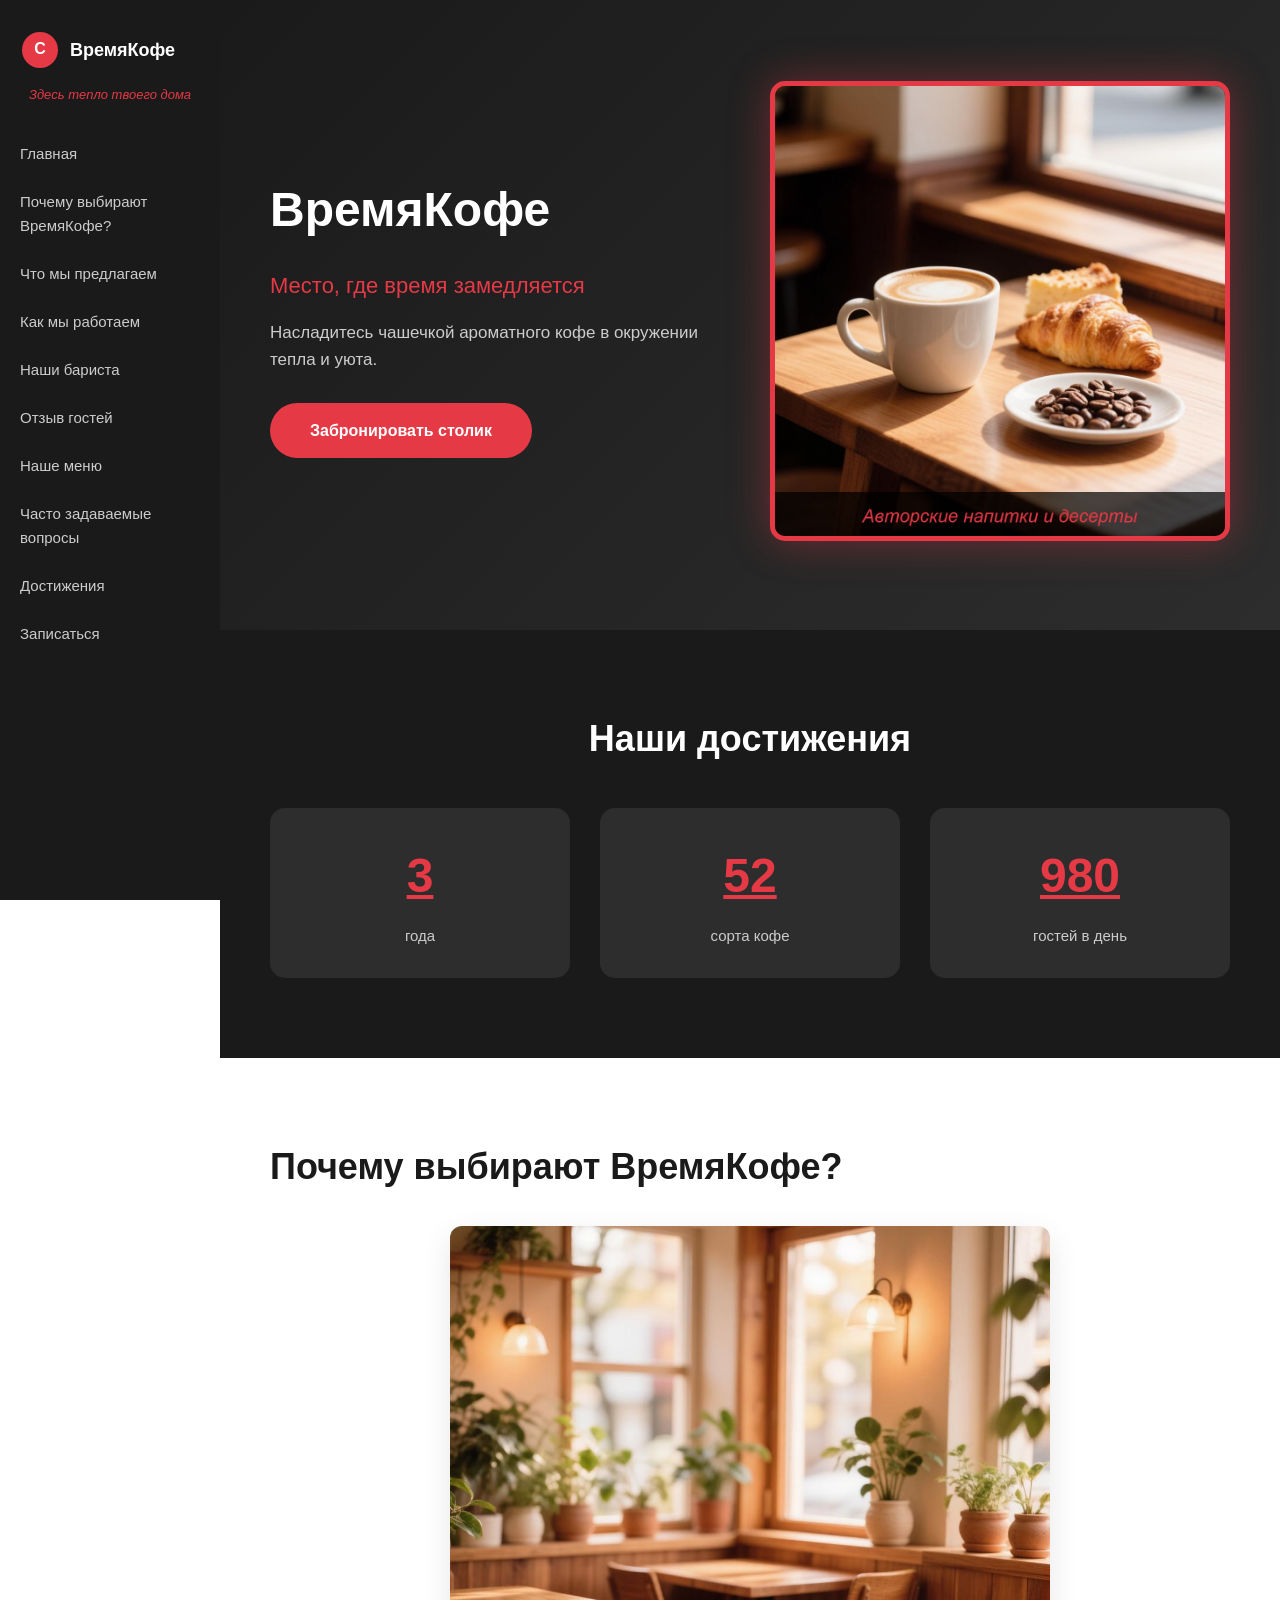
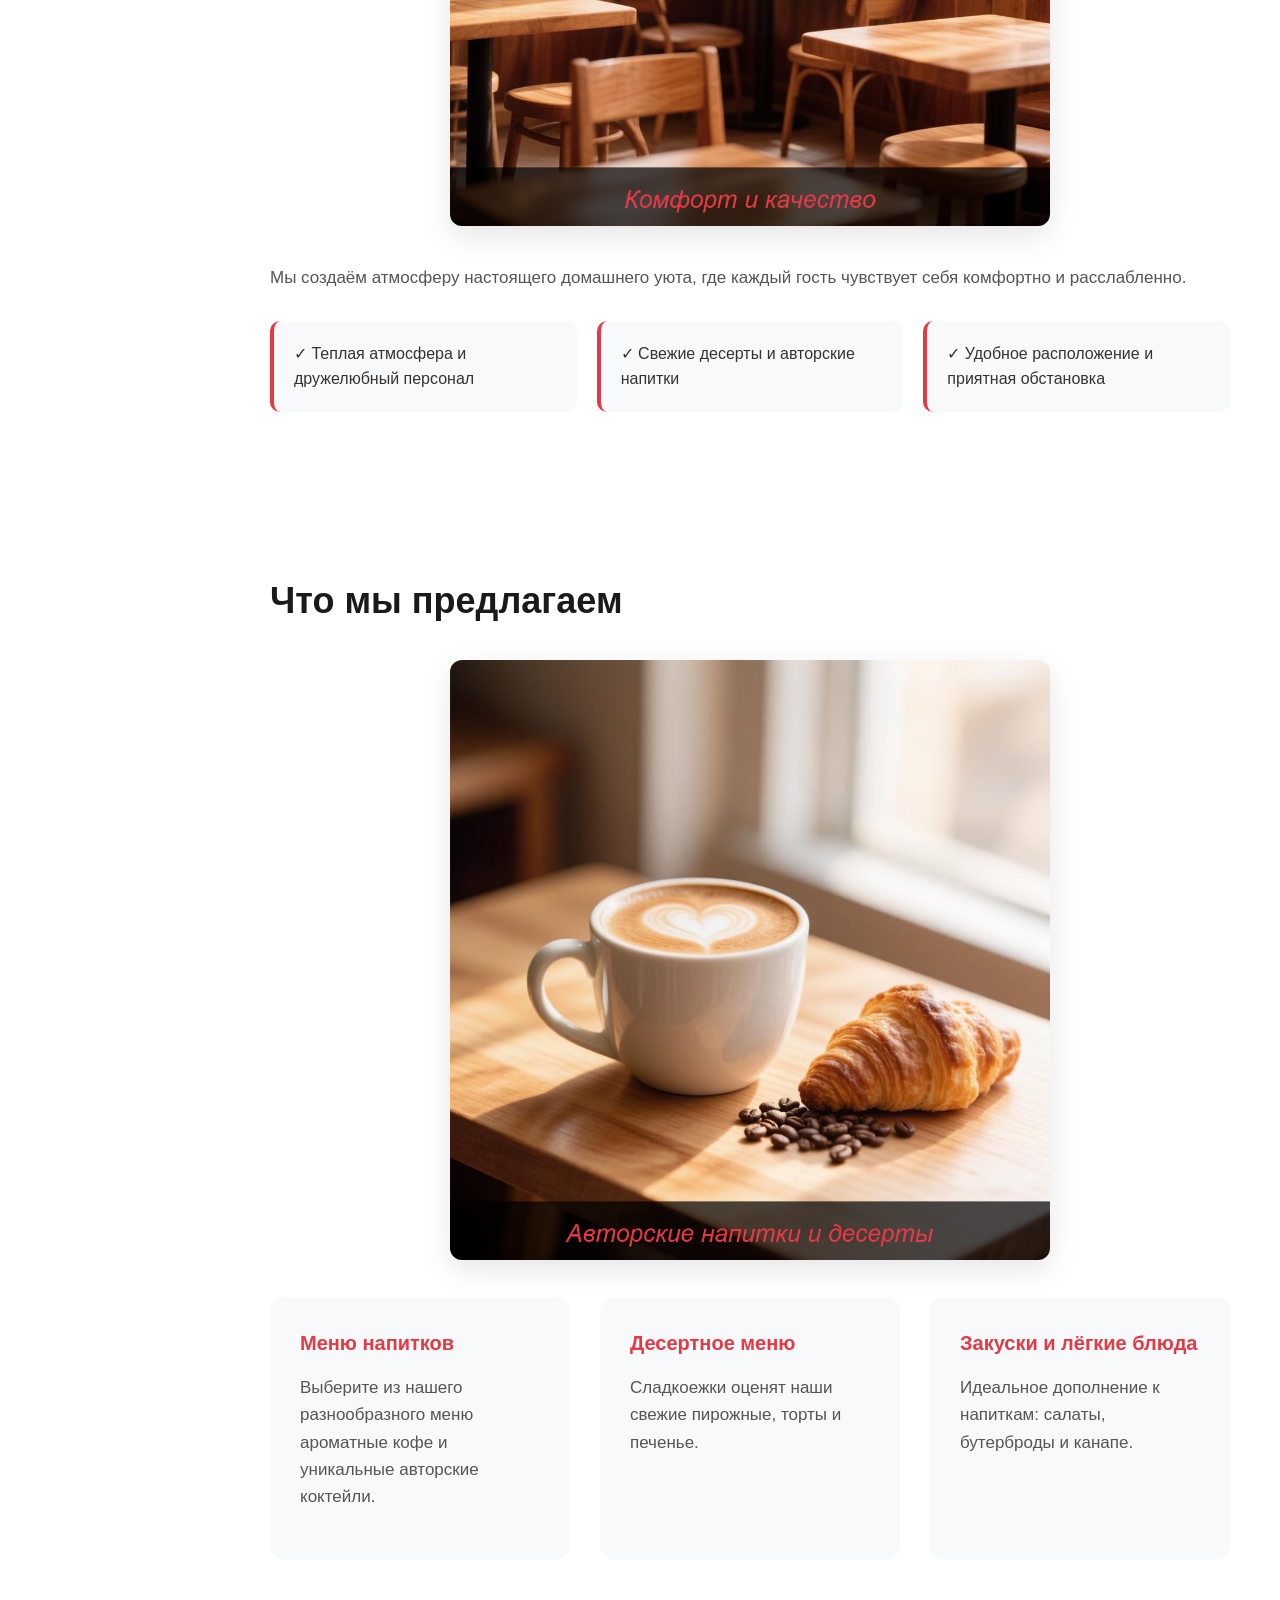
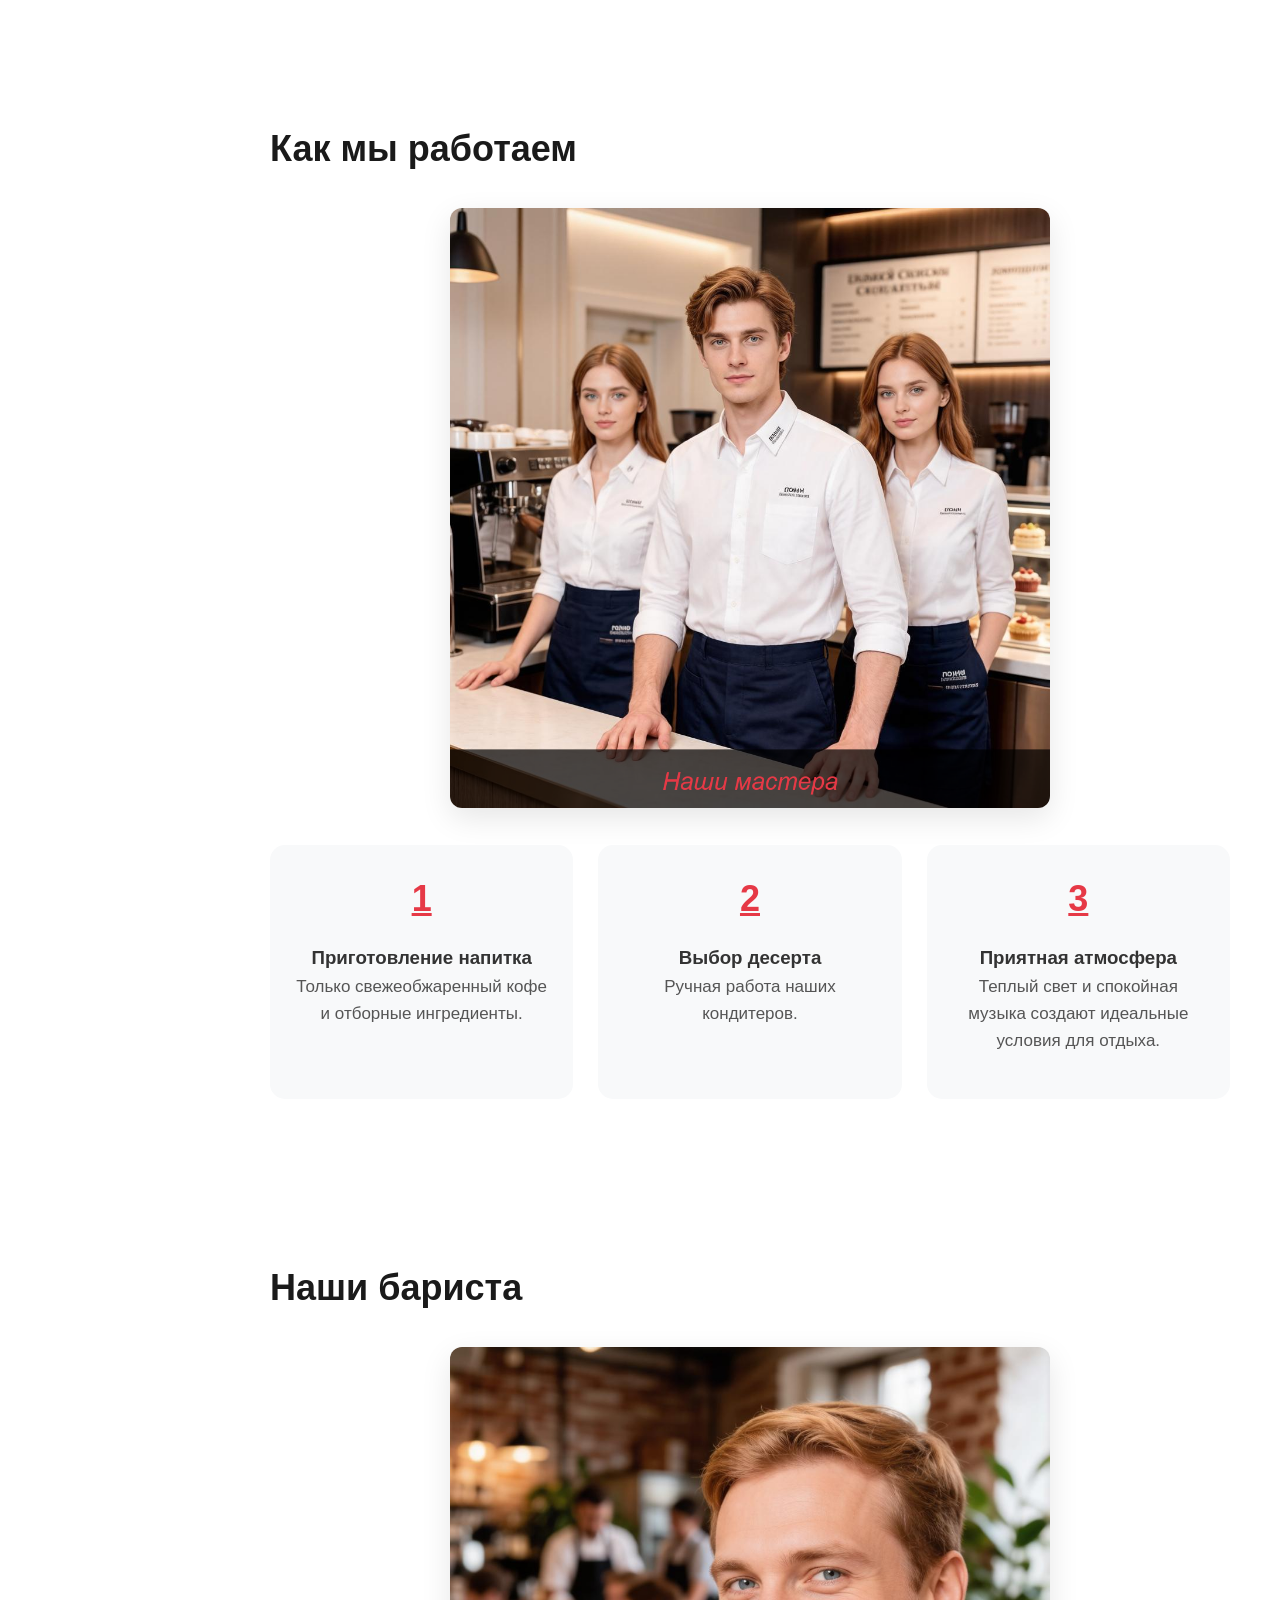
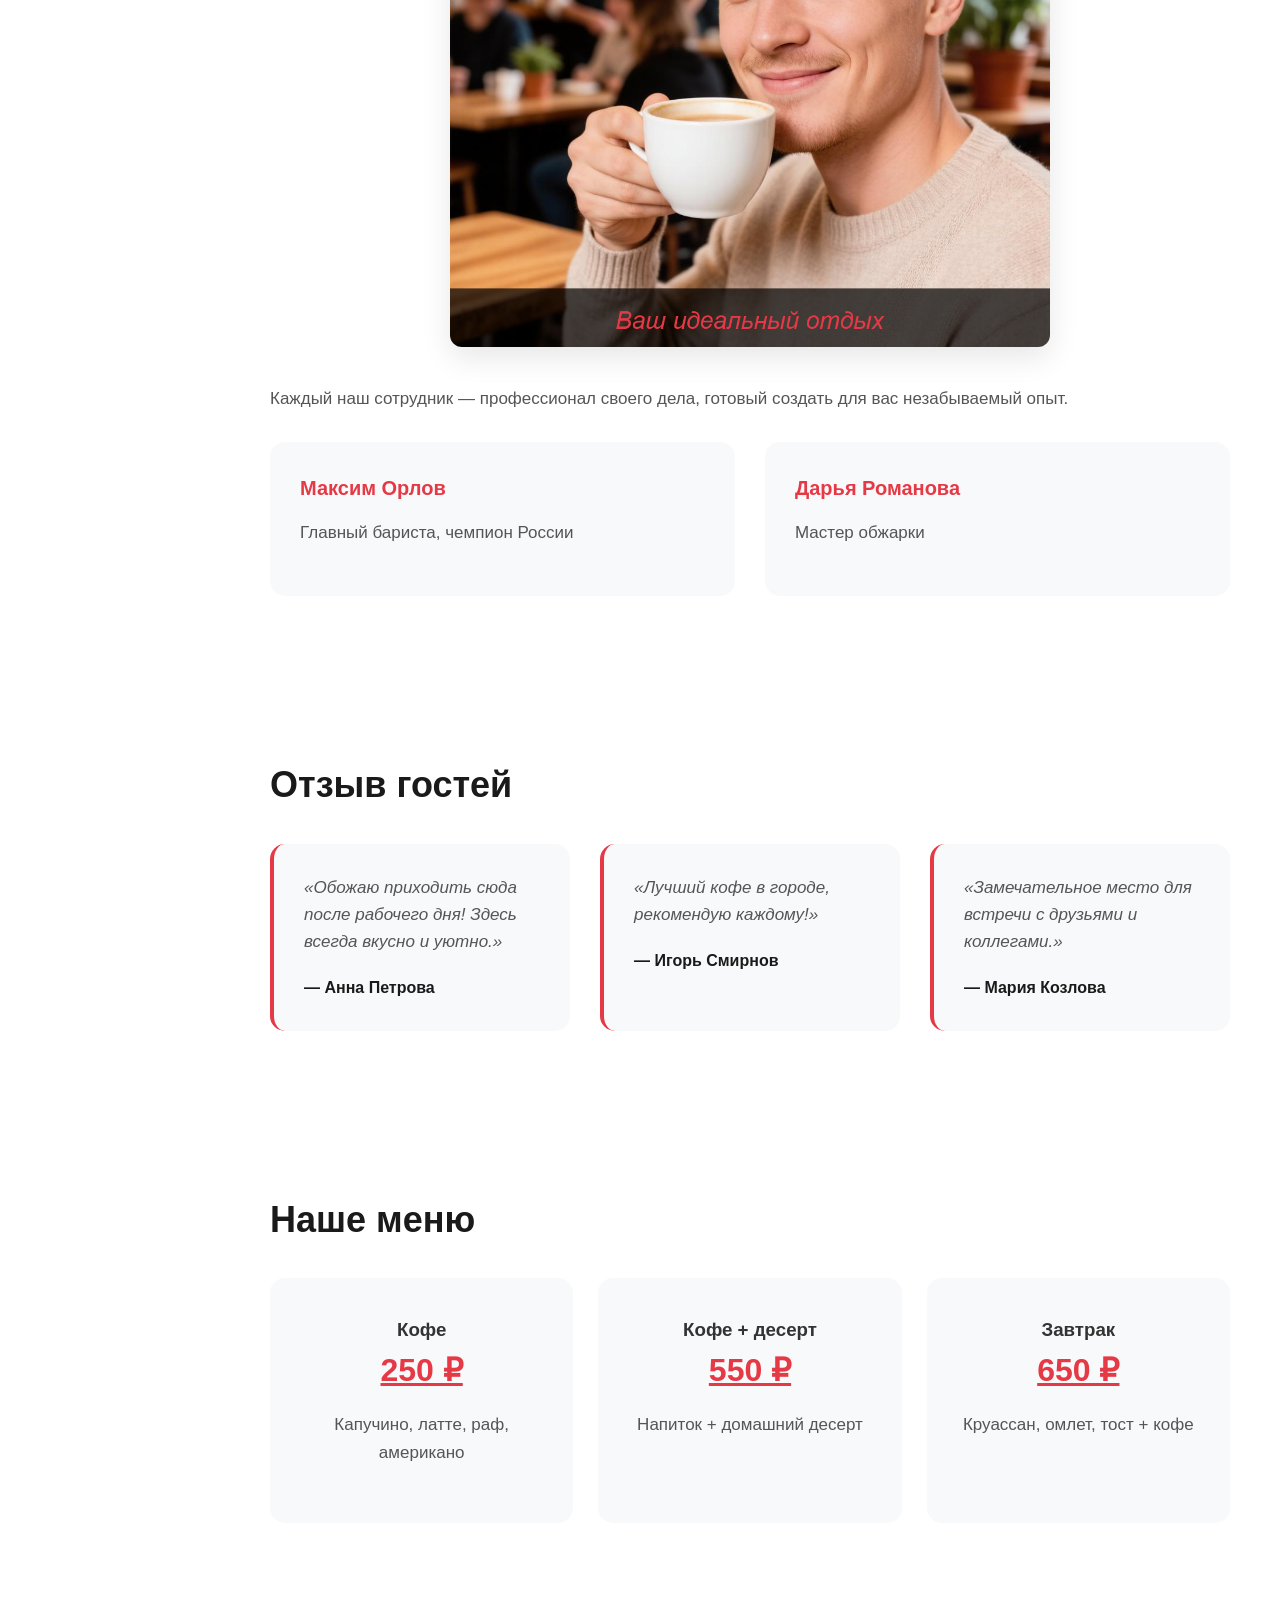
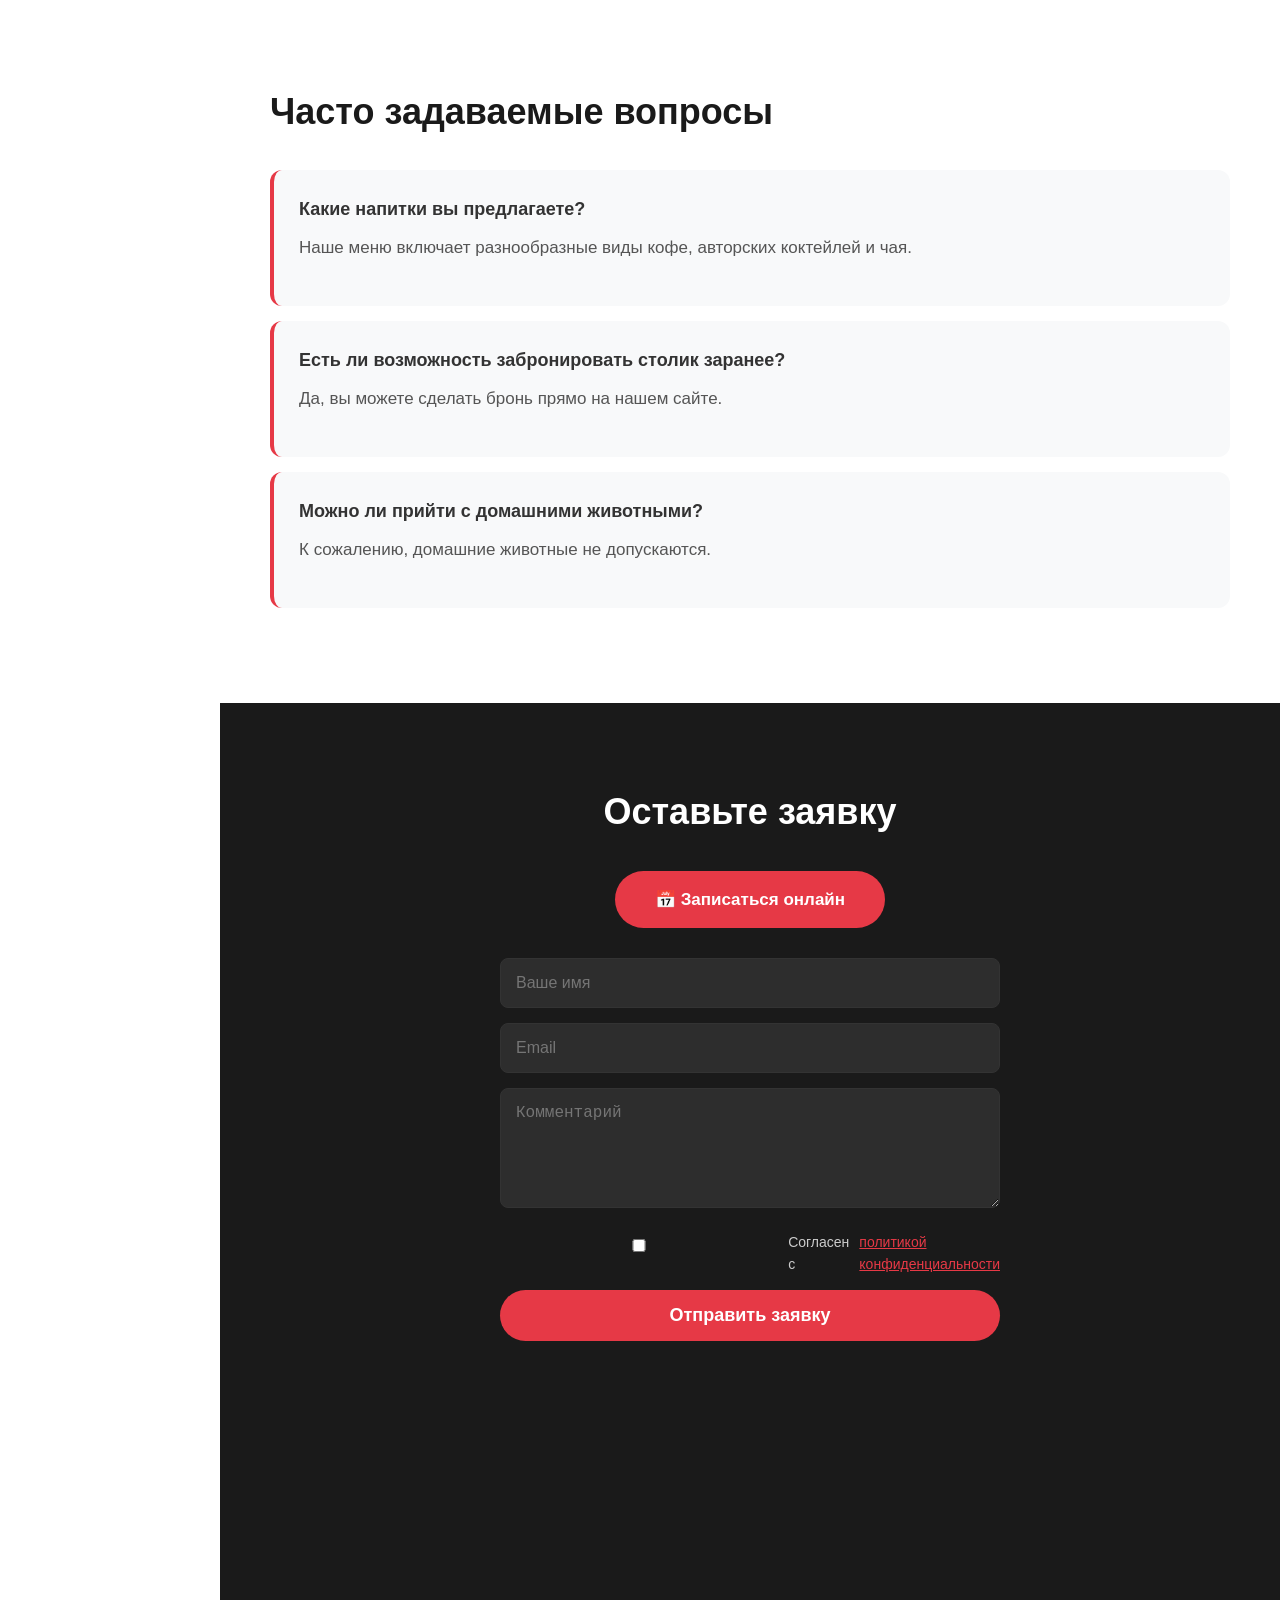
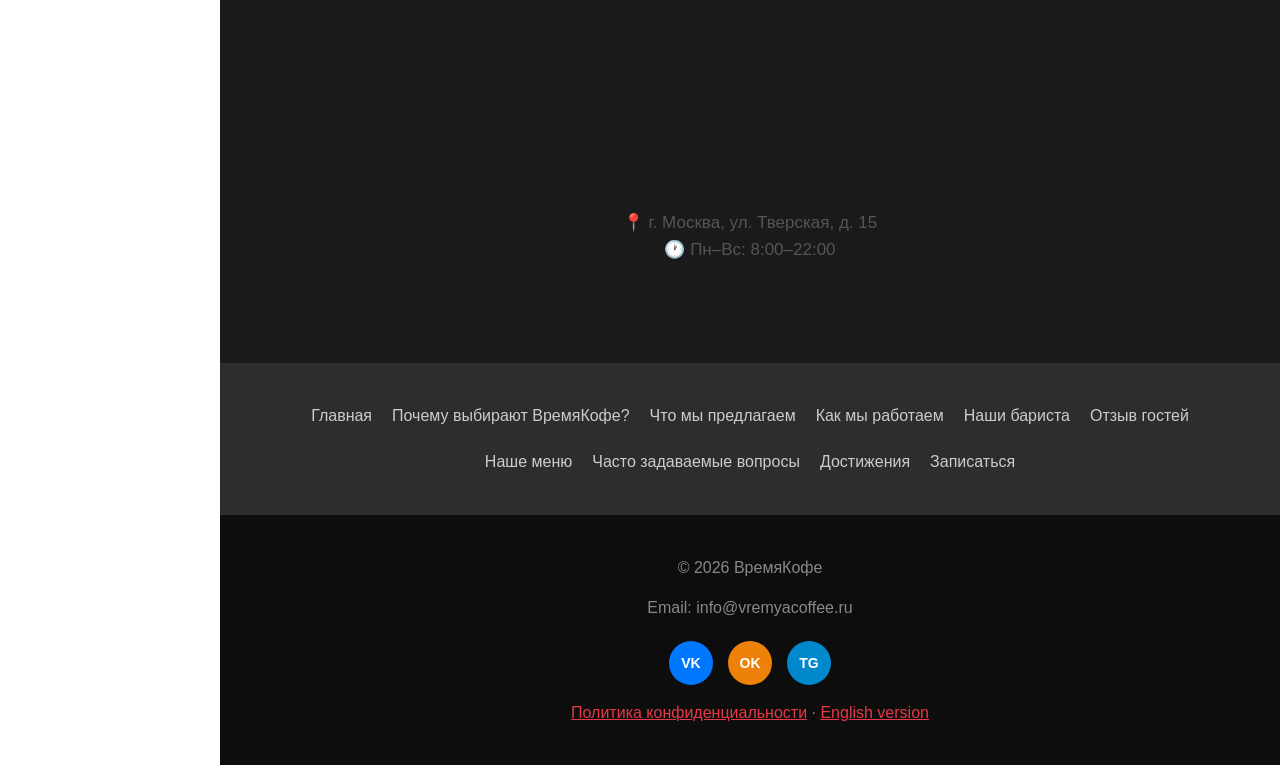
<file: index.html>
<!DOCTYPE html>
<html lang="ru">
<head>
<meta charset="UTF-8">
<meta name="viewport" content="width=device-width, initial-scale=1.0">
<title>Кофейня ВремяКофе — уют и вкусные напитки</title>
<meta name="description" content="Уютная кофейня ВремяКофе приглашает насладиться ароматным кофе и свежими десертами.">
<link rel="icon" href="images/favicon.png" type="image/png">
<link rel="stylesheet" href="style.css">
</head>
<body>
<aside class="sidebar">
<div class="sidebar-logo"><svg xmlns="http://www.w3.org/2000/svg" viewBox="0 0 200 200">
            <circle cx="100" cy="100" r="90" fill="#e63946" />
            <text x="100" y="120" font-family="Arial" font-size="80" fill="white" 
                  text-anchor="middle" font-weight="bold">C</text>
        </svg><span>ВремяКофе</span></div>
<div class="sidebar-slogan">Здесь тепло твоего дома</div>
<ul class="sidebar-menu"><li><a href="#hero">Главная</a></li><li><a href="#about">Почему выбирают ВремяКофе?</a></li><li><a href="#services">Что мы предлагаем</a></li><li><a href="#process">Как мы работаем</a></li><li><a href="#team">Наши бариста</a></li><li><a href="#testimonials">Отзыв гостей</a></li><li><a href="#pricing">Наше меню</a></li><li><a href="#faq">Часто задаваемые вопросы</a></li><li><a href="#achievements">Достижения</a></li><li><a href="#contact">Записаться</a></li></ul>
</aside>
<main class="main-content">
<section class="hero" id="hero">
<div class="hero-content">
<h1>ВремяКофе</h1>
<p class="subtitle">Место, где время замедляется</p>
<p class="description">Насладитесь чашечкой ароматного кофе в окружении тепла и уюта.</p>
<a href="#contact" class="cta-button">Забронировать столик</a>
</div>
<div class="hero-img-wrap"><img src="images/hero.png" alt="Hero" class="hero-img"></div>
</section>
<section id="achievements" class="section achievements"><h2>Наши достижения</h2><div class="ach-grid"><div class="ach-card"><div class="ach-num"><span class="highlight">3</span></div><div class="ach-label">года</div></div><div class="ach-card"><div class="ach-num"><span class="highlight">52</span></div><div class="ach-label">сорта кофе</div></div><div class="ach-card"><div class="ach-num"><span class="highlight">980</span></div><div class="ach-label">гостей в день</div></div></div></section>
<section id="about" class="section"><div class="section-content"><h2>Почему выбирают ВремяКофе?</h2><div class="img-wrap"><img src="images/about.png" alt="Почему выбирают ВремяКофе?" class="section-img"></div><p>Мы создаём атмосферу настоящего домашнего уюта, где каждый гость чувствует себя комфортно и расслабленно.</p><ul class="features"><li>✓ Теплая атмосфера и дружелюбный персонал</li><li>✓ Свежие десерты и авторские напитки</li><li>✓ Удобное расположение и приятная обстановка</li></ul></div></section><section id="services" class="section"><div class="section-content"><h2>Что мы предлагаем</h2><div class="img-wrap"><img src="images/services.png" alt="Что мы предлагаем" class="section-img"></div><p></p><div class="items-grid"><div class="item"><h3>Меню напитков</h3><p>Выберите из нашего разнообразного меню ароматные кофе и уникальные авторские коктейли.</p></div><div class="item"><h3>Десертное меню</h3><p>Сладкоежки оценят наши свежие пирожные, торты и печенье.</p></div><div class="item"><h3>Закуски и лёгкие блюда</h3><p>Идеальное дополнение к напиткам: салаты, бутерброды и канапе.</p></div></div></div></section><section id="process" class="section"><div class="section-content"><h2>Как мы работаем</h2><div class="img-wrap"><img src="images/team.png" alt="Как мы работаем" class="section-img"></div><p></p><div class="process-grid"><div class="process-step"><div class="step-num"><span class="highlight">1</span></div><h3>Приготовление напитка</h3><p>Только свежеобжаренный кофе и отборные ингредиенты.</p></div><div class="process-step"><div class="step-num"><span class="highlight">2</span></div><h3>Выбор десерта</h3><p>Ручная работа наших кондитеров.</p></div><div class="process-step"><div class="step-num"><span class="highlight">3</span></div><h3>Приятная атмосфера</h3><p>Теплый свет и спокойная музыка создают идеальные условия для отдыха.</p></div></div></div></section><section id="team" class="section"><div class="section-content"><h2>Наши бариста</h2><div class="img-wrap"><img src="images/result.png" alt="Наши бариста" class="section-img"></div><p>Каждый наш сотрудник — профессионал своего дела, готовый создать для вас незабываемый опыт.</p><div class="items-grid"><div class="item"><h3>Максим Орлов</h3><p>Главный бариста, чемпион России</p></div><div class="item"><h3>Дарья Романова</h3><p>Мастер обжарки</p></div></div></div></section><section id="testimonials" class="section"><div class="section-content"><h2>Отзыв гостей</h2><p></p><div class="items-grid"><div class="item testimonial"><p>«Обожаю приходить сюда после рабочего дня! Здесь всегда вкусно и уютно.»</p><strong>— Анна Петрова</strong></div><div class="item testimonial"><p>«Лучший кофе в городе, рекомендую каждому!»</p><strong>— Игорь Смирнов</strong></div><div class="item testimonial"><p>«Замечательное место для встречи с друзьями и коллегами.»</p><strong>— Мария Козлова</strong></div></div></div></section><section id="pricing" class="section"><div class="section-content"><h2>Наше меню</h2><p></p><div class="pricing-grid"><div class="price-card"><h3>Кофе</h3><div class="price"><span class="highlight">250 ₽</span></div><p>Капучино, латте, раф, американо</p></div><div class="price-card"><h3>Кофе + десерт</h3><div class="price"><span class="highlight">550 ₽</span></div><p>Напиток + домашний десерт</p></div><div class="price-card"><h3>Завтрак</h3><div class="price"><span class="highlight">650 ₽</span></div><p>Круассан, омлет, тост + кофе</p></div></div></div></section><section id="faq" class="section"><div class="section-content"><h2>Часто задаваемые вопросы</h2><p></p><div class="faq-list"><div class="faq-item"><h3>Какие напитки вы предлагаете?</h3><p>Наше меню включает разнообразные виды кофе, авторских коктейлей и чая.</p></div><div class="faq-item"><h3>Есть ли возможность забронировать столик заранее?</h3><p>Да, вы можете сделать бронь прямо на нашем сайте.</p></div><div class="faq-item"><h3>Можно ли прийти с домашними животными?</h3><p>К сожалению, домашние животные не допускаются.</p></div></div></div></section>


<section id="contact" class="section contact">
<h2>Оставьте заявку</h2>
<p class="calendly-link"><a href="https://calendly.com/" target="_blank" class="cta-button">📅 Записаться онлайн</a></p>
<form id="contact-form">
<input type="text" placeholder="Ваше имя" required>
<input type="text" placeholder="Email" required>
<textarea placeholder="Комментарий"></textarea>
<label class="checkbox-label"><input type="checkbox" required> Согласен с <a href="privacy.html" target="_blank">политикой конфиденциальности</a></label>
<button type="submit">Отправить заявку</button>
</form>
<div class="map-wrap"><iframe src="https://yandex.ru/map-widget/v1/?text=Москва,+Тверская+15" width="100%" height="400" frameborder="0"></iframe></div>
<p class="contact-info">📍 г. Москва, ул. Тверская, д. 15<br>🕐 Пн–Вс: 8:00–22:00</p>
</section>
<nav class="bottom-menu"><ul><li><a href="#hero">Главная</a></li><li><a href="#about">Почему выбирают ВремяКофе?</a></li><li><a href="#services">Что мы предлагаем</a></li><li><a href="#process">Как мы работаем</a></li><li><a href="#team">Наши бариста</a></li><li><a href="#testimonials">Отзыв гостей</a></li><li><a href="#pricing">Наше меню</a></li><li><a href="#faq">Часто задаваемые вопросы</a></li><li><a href="#achievements">Достижения</a></li><li><a href="#contact">Записаться</a></li></ul></nav>
<footer>
<p>© 2026 ВремяКофе</p>
<div class="contacts"><p>Email: info@vremyacoffee.ru</p></div>
<div class="social-links"><a href="https://vk.ru/klassik5_dev" target="_blank" class="social-icon vk" title="ВКонтакте">VK</a><a href="https://ok.ru/group/70000058787189" target="_blank" class="social-icon ok" title="Одноклассники">OK</a><a href="https://t.me/saitodel_spb" target="_blank" class="social-icon tg" title="Telegram">TG</a></div>
<p class="privacy-link"><a href="privacy.html">Политика конфиденциальности</a> · <a href="en.html">English version</a></p>
</footer>
</main>
<script src="script.js"></script>
</body>
</html>
</file>
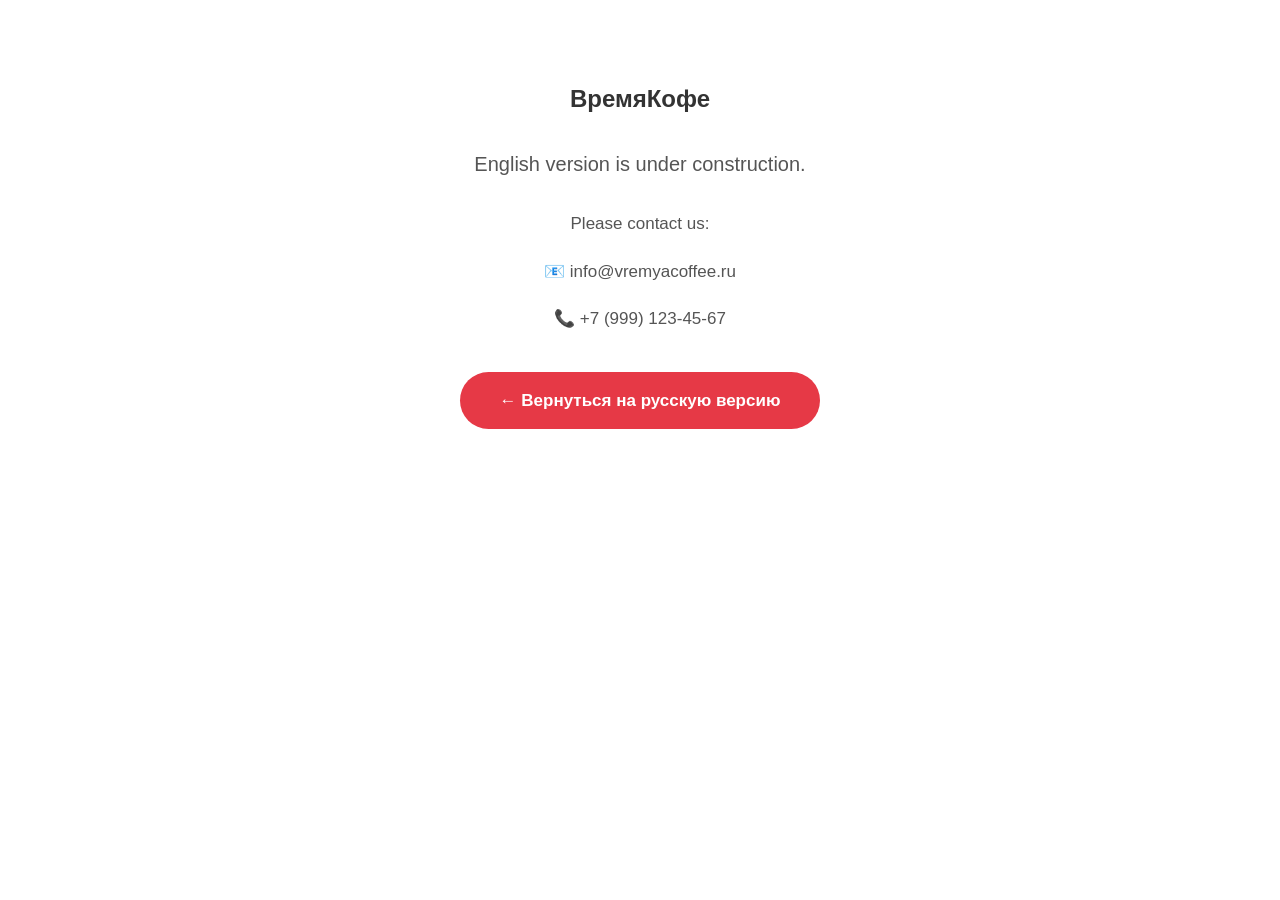
<file: en.html>
<!DOCTYPE html>
<html lang="en">
<head>
<meta charset="UTF-8">
<meta name="viewport" content="width=device-width, initial-scale=1.0">
<title>ВремяКофе — English version</title>
<link rel="stylesheet" href="style.css">
</head>
<body>
<main class="main-content" style="margin-left: 0;">
<section class="section" style="max-width: 800px; margin: 0 auto; text-align: center;">
<h1>ВремяКофе</h1>
<p style="font-size: 20px; margin: 30px 0;">English version is under construction.</p>
<p>Please contact us:</p>
<p style="margin-top: 20px;">📧 info@vremyacoffee.ru</p>
<p>📞 +7 (999) 123-45-67</p>
<p style="margin-top: 40px;"><a href="index.html" class="cta-button">← Вернуться на русскую версию</a></p>
</section>
</main>
</body>
</html>
</file>
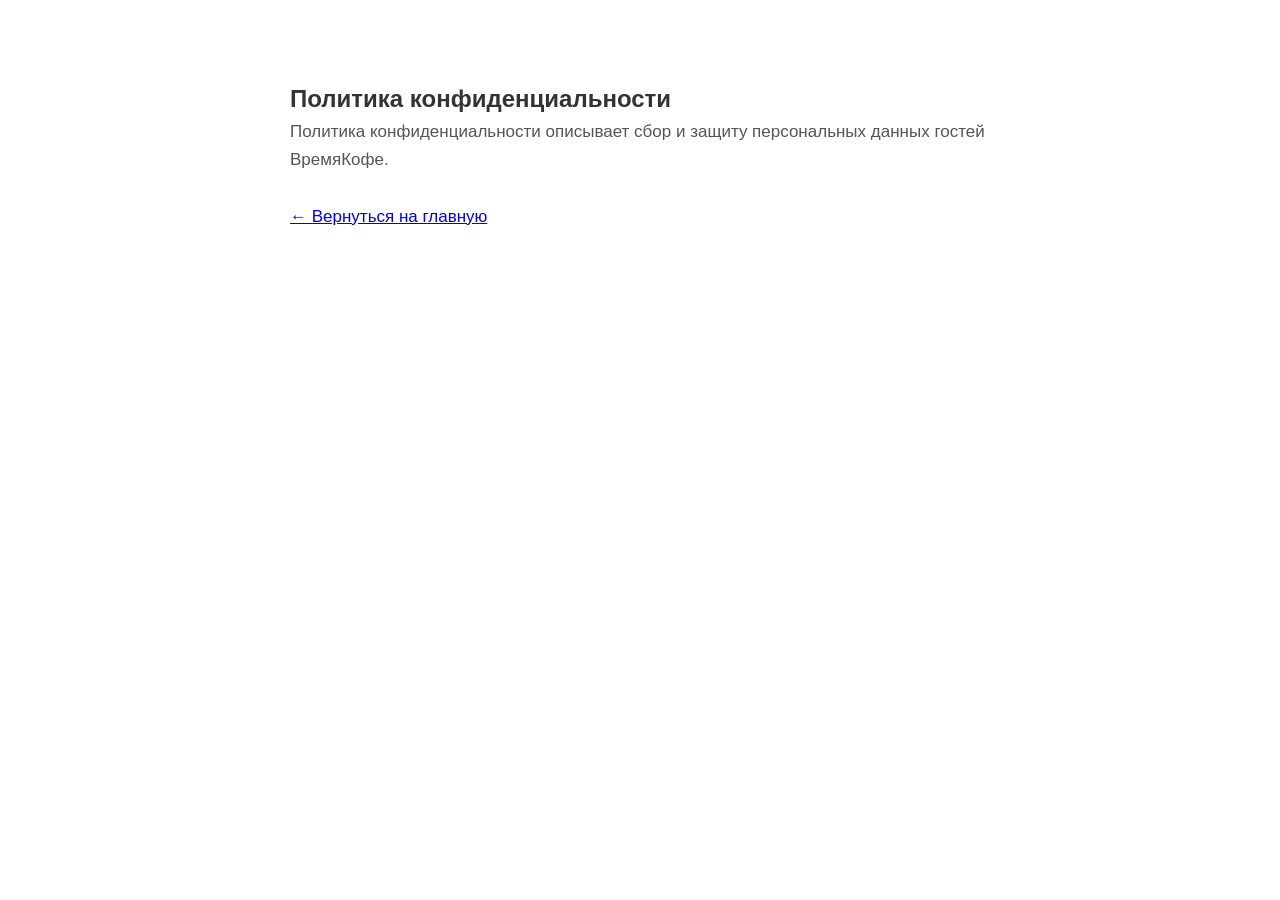
<file: privacy.html>
<!DOCTYPE html>
<html lang="ru">
<head>
<meta charset="UTF-8">
<meta name="viewport" content="width=device-width, initial-scale=1.0">
<title>Политика конфиденциальности — ВремяКофе</title>
<link rel="stylesheet" href="style.css">
</head>
<body>
<main class="main-content" style="margin-left: 0;">
<section class="section" style="max-width: 800px; margin: 0 auto;">
<h1>Политика конфиденциальности</h1>
<p>Политика конфиденциальности описывает сбор и защиту персональных данных гостей ВремяКофе.</p>
<p style="margin-top: 30px;"><a href="index.html">← Вернуться на главную</a></p>
</section>
</main>
</body>
</html>
</file>
<file: style.css>
* { margin: 0; padding: 0; box-sizing: border-box; }
body { font-family: 'Segoe UI', sans-serif; line-height: 1.6; color: #333; background: #fff; }
.sidebar { position: fixed; left: 0; top: 0; width: 220px; height: 100vh; background: #1a1a1a; color: #fff; padding: 30px 20px; overflow-y: auto; z-index: 100; }
.sidebar-logo { display: flex; align-items: center; gap: 10px; font-size: 18px; font-weight: bold; margin-bottom: 15px; word-break: break-word; }
.sidebar-logo svg { height: 40px; width: auto; flex-shrink: 0; }
.sidebar-slogan { color: #e63946; font-style: italic; font-size: 13px; margin-bottom: 30px; text-align: center; }
.sidebar-menu { list-style: none; }
.sidebar-menu li { margin-bottom: 12px; }
.sidebar-menu a { color: #ccc; text-decoration: none; font-size: 15px; display: block; padding: 6px 0; }
.sidebar-menu a:hover { color: #e63946; }
.main-content { margin-left: 220px; }
.hero { display: grid; grid-template-columns: 1fr 1fr; gap: 40px; padding: 80px 50px; background: linear-gradient(135deg, #1a1a1a 0%, #2d2d2d 100%); color: #fff; align-items: center; min-height: 70vh; }
.hero-content h1 { font-size: 48px; margin-bottom: 20px; }
.hero-content .subtitle { font-size: 22px; color: #e63946; margin-bottom: 15px; font-weight: 500; }
.hero-content .description { font-size: 17px; color: #ccc; margin-bottom: 30px; }
.hero-img-wrap { text-align: center; }
.hero-img { width: 100%; max-width: 500px; border: 5px solid #e63946; box-shadow: 0 0 40px rgba(230,57,70,0.4); border-radius: 15px; }
.cta-button { display: inline-block; background: #e63946; color: #fff; padding: 15px 40px; border-radius: 30px; text-decoration: none; font-weight: bold; transition: all 0.3s; }
.cta-button:hover { background: #c1121f; transform: scale(1.05); }
.section { padding: 80px 50px; max-width: 1100px; }
.section h2 { font-size: 36px; margin-bottom: 30px; color: #1a1a1a; }
.section p { font-size: 17px; color: #555; margin-bottom: 20px; }
.img-wrap { text-align: center; margin: 30px 0; }
.section-img { max-width: 600px; width: 100%; border-radius: 12px; box-shadow: 0 10px 30px rgba(0,0,0,0.1); }

/* Секция «Об авторе» — фото слева, текст справа */
.section.about-me { max-width: 1100px; }
.about-me-content { display: grid; grid-template-columns: 280px 1fr; gap: 50px; align-items: start; }
.about-me-photo { width: 100%; max-width: 280px; height: auto; border-radius: 15px; box-shadow: 0 10px 25px rgba(0,0,0,0.15); }
.about-me-photo { width: 100%; border-radius: 15px; box-shadow: 0 15px 40px rgba(0,0,0,0.15); }
.about-me-text h2 { text-align: left; }
.about-me-text .features { display: block; margin-top: 20px; }
.about-me-text .features li { background: #f8f9fa; padding: 12px 20px; border-radius: 8px; border-left: 4px solid #e63946; margin-bottom: 10px; font-weight: 500; }
@media (max-width: 900px) { .about-me-content { grid-template-columns: 1fr; } }

.features { list-style: none; display: grid; grid-template-columns: repeat(auto-fit, minmax(250px, 1fr)); gap: 20px; margin-top: 30px; }
.features li { background: #f8f9fa; padding: 20px; border-radius: 10px; border-left: 4px solid #e63946; font-weight: 500; }
.items-grid { display: grid; grid-template-columns: repeat(auto-fit, minmax(280px, 1fr)); gap: 30px; margin-top: 30px; }
.item { background: #f8f9fa; padding: 30px; border-radius: 15px; }
.item h3 { color: #e63946; margin-bottom: 15px; font-size: 20px; }
.testimonial { border-left: 4px solid #e63946; font-style: italic; }
.testimonial strong { display: block; margin-top: 10px; color: #1a1a1a; font-style: normal; }
.process-grid { display: grid; grid-template-columns: repeat(auto-fit, minmax(200px, 1fr)); gap: 25px; margin-top: 30px; }
.process-step { background: #f8f9fa; padding: 25px; border-radius: 15px; text-align: center; }
.step-num { font-size: 36px; font-weight: bold; color: #e63946; margin-bottom: 15px; }
.pricing-grid { display: grid; grid-template-columns: repeat(auto-fit, minmax(250px, 1fr)); gap: 25px; margin-top: 30px; }
.price-card { background: #f8f9fa; padding: 35px 25px; border-radius: 15px; text-align: center; border: 2px solid transparent; }
.price-card:hover { border-color: #e63946; }
.price { font-size: 32px; font-weight: bold; color: #e63946; margin-bottom: 15px; }
.faq-list { margin-top: 30px; }
.faq-item { background: #f8f9fa; padding: 25px; border-radius: 12px; margin-bottom: 15px; border-left: 4px solid #e63946; }
.faq-item h3 { margin-bottom: 10px; font-size: 18px; }
.highlight { color: #e63946; font-weight: bold; text-decoration: underline; }
.achievements { background: #1a1a1a; color: #fff; max-width: 100%; }
.achievements h2 { color: #fff; text-align: center; }
.ach-grid { display: grid; grid-template-columns: repeat(auto-fit, minmax(180px, 1fr)); gap: 30px; margin-top: 40px; }
.ach-card { text-align: center; padding: 30px 20px; background: #2d2d2d; border-radius: 15px; }
.ach-num { font-size: 48px; font-weight: bold; color: #e63946; margin-bottom: 10px; }
.ach-label { color: #ccc; font-size: 15px; }
.partners { background: #f8f9fa; max-width: 100%; }
.partners-grid { display: grid; grid-template-columns: repeat(auto-fit, minmax(180px, 1fr)); gap: 25px; margin-top: 30px; }
.partner-logo { background: #fff; padding: 30px; border-radius: 12px; text-align: center; font-weight: bold; color: #555; box-shadow: 0 5px 15px rgba(0,0,0,0.05); }
.certificates { max-width: 1100px; }
.certs-grid { display: grid; grid-template-columns: repeat(auto-fit, minmax(280px, 1fr)); gap: 25px; margin-top: 30px; }
.cert-item { background: #f8f9fa; padding: 30px; border-radius: 15px; border-left: 4px solid #e63946; }
.cert-item h3 { color: #1a1a1a; margin-bottom: 10px; }
.contact { background: #1a1a1a; color: #fff; max-width: 100%; padding: 80px 50px; }
.contact h2 { color: #fff; text-align: center; }
.calendly-link { text-align: center; margin: 20px 0; }
#contact-form { max-width: 500px; margin: 30px auto 0; }
#contact-form input, #contact-form textarea { width: 100%; padding: 15px; margin-bottom: 15px; border: 1px solid #333; border-radius: 8px; background: #2d2d2d; color: #fff; font-size: 16px; }
#contact-form textarea { height: 120px; }
.checkbox-label { display: flex; align-items: center; gap: 10px; color: #ccc; font-size: 14px; margin-bottom: 15px; }
.checkbox-label a { color: #e63946; }
#contact-form button { background: #e63946; color: #fff; padding: 15px 40px; border: none; border-radius: 30px; cursor: pointer; font-size: 18px; font-weight: bold; width: 100%; }
#contact-form button:hover { background: #c1121f; }
.map-wrap { max-width: 800px; margin: 40px auto 20px; border-radius: 15px; overflow: hidden; }
.contact-info { text-align: center; color: #ccc; margin-top: 20px; }
.bottom-menu { background: #2d2d2d; padding: 40px 50px; }
.bottom-menu ul { display: flex; flex-wrap: wrap; gap: 20px; list-style: none; justify-content: center; }
.bottom-menu a { color: #ccc; text-decoration: none; }
.bottom-menu a:hover { color: #e63946; }
footer { background: #0d0d0d; color: #888; padding: 40px 50px; text-align: center; }
footer .contacts { margin-top: 15px; }
.social-links { margin-top: 20px; display: flex; gap: 15px; justify-content: center; flex-wrap: wrap; }
.social-icon { display: inline-flex; align-items: center; justify-content: center; width: 44px; height: 44px; border-radius: 50%; background: #1a1a1a; color: #fff; text-decoration: none; font-weight: 700; font-size: 14px; transition: all 0.3s; }
.social-icon:hover { transform: translateY(-3px); box-shadow: 0 6px 16px rgba(230, 57, 70, 0.4); }
.social-icon.vk { background: #0077FF; }
.social-icon.ok { background: #EE8208; }
.social-icon.tg { background: #0088cc; }
.privacy-link { margin-top: 15px; }
.privacy-link a { color: #e63946; }
@media (max-width: 900px) {
.sidebar { position: static; width: 100%; height: auto; }
.sidebar-menu { display: flex; flex-wrap: wrap; gap: 15px; }
.main-content { margin-left: 0; }
.hero { grid-template-columns: 1fr; padding: 40px 20px; }
.hero-content h1 { font-size: 32px; }
.section { padding: 50px 20px; }
}
</file>
